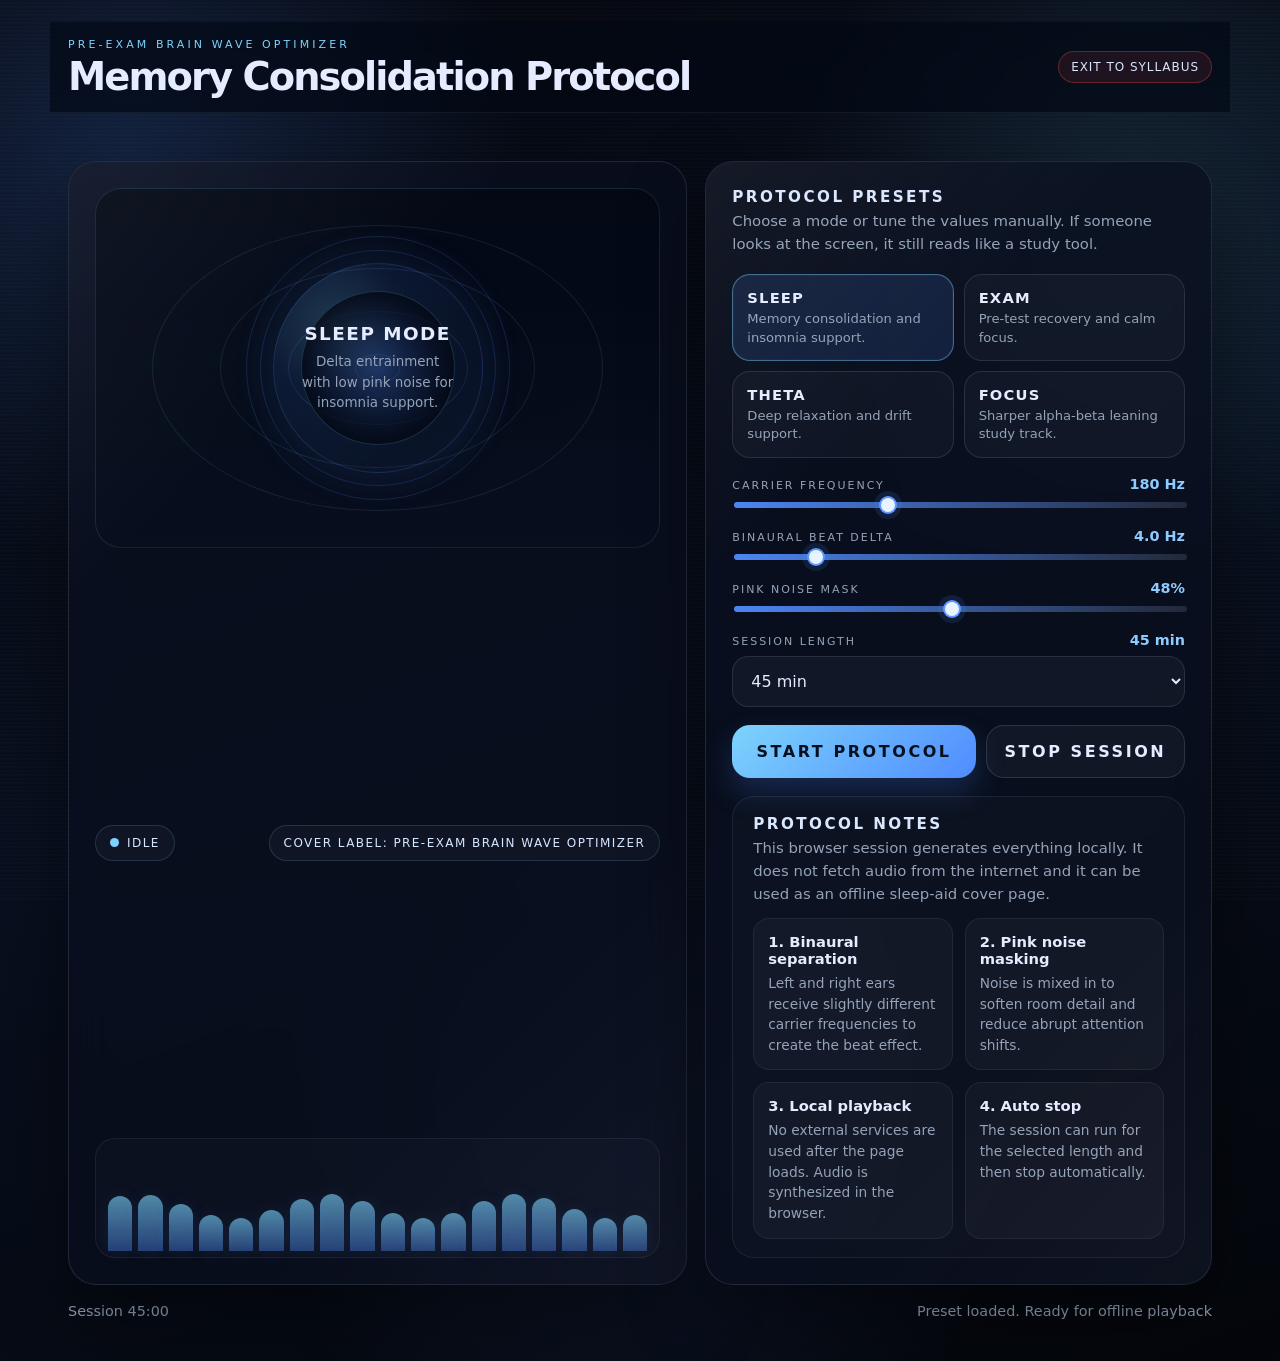
<file: memory_cognitive.html>
<!DOCTYPE html>
<html lang="en" class="dark">
<head>
    <meta charset="utf-8" />
    <meta name="viewport" content="width=device-width, initial-scale=1.0" />
    <title>Memory Consolidation Protocol v3.0</title>
    <style>
        :root {
            --bg: #050816;
            --panel: rgba(9, 15, 30, 0.78);
            --panel-strong: rgba(15, 23, 42, 0.92);
            --stroke: rgba(148, 163, 184, 0.18);
            --stroke-strong: rgba(96, 165, 250, 0.35);
            --text: #e5ecff;
            --muted: #94a3b8;
            --accent: #4f8cff;
            --accent-2: #7dd3fc;
            --danger: #ef4444;
            --shadow: 0 30px 80px rgba(0, 0, 0, 0.45);
        }

        * {
            box-sizing: border-box;
        }

        html, body {
            min-height: 100%;
            margin: 0;
        }

        body {
            font-family: "Segoe UI", Inter, system-ui, -apple-system, BlinkMacSystemFont, sans-serif;
            color: var(--text);
            background:
                radial-gradient(circle at 10% 12%, rgba(79, 140, 255, 0.20), transparent 24%),
                radial-gradient(circle at 88% 16%, rgba(125, 211, 252, 0.12), transparent 22%),
                radial-gradient(circle at 50% 85%, rgba(79, 140, 255, 0.10), transparent 28%),
                linear-gradient(160deg, #04060d 0%, #08101f 48%, #04060b 100%);
            overflow-x: hidden;
        }

        body::before {
            content: "";
            position: fixed;
            inset: 0;
            pointer-events: none;
            background: linear-gradient(to bottom, transparent 50%, rgba(255, 255, 255, 0.022) 50%);
            background-size: 100% 4px;
            mix-blend-mode: screen;
            opacity: 0.5;
        }

        a {
            color: inherit;
            text-decoration: none;
        }

        button,
        input,
        select {
            font: inherit;
        }

        .shell {
            position: relative;
            z-index: 1;
            max-width: 1180px;
            margin: 0 auto;
            padding: 22px 18px 42px;
        }

        .topbar {
            position: sticky;
            top: 0;
            z-index: 20;
            display: flex;
            justify-content: space-between;
            gap: 16px;
            align-items: center;
            padding: 16px 18px;
            margin: 0 -18px 18px;
            backdrop-filter: blur(18px);
            background: rgba(3, 8, 20, 0.66);
            border-bottom: 1px solid rgba(148, 163, 184, 0.10);
        }

        .brand {
            display: flex;
            align-items: center;
            gap: 12px;
        }

        .brand-mark {
            width: 42px;
            height: 42px;
            display: grid;
            place-items: center;
            border-radius: 14px;
            background: linear-gradient(145deg, rgba(79, 140, 255, 0.22), rgba(125, 211, 252, 0.08));
            border: 1px solid rgba(125, 211, 252, 0.22);
            box-shadow: inset 0 0 0 1px rgba(255, 255, 255, 0.02);
        }

        .eyebrow {
            color: var(--accent-2);
            font-size: 11px;
            letter-spacing: 0.28em;
            text-transform: uppercase;
            margin: 0 0 6px;
        }

        .title {
            margin: 0;
            font-size: clamp(1.6rem, 3vw, 2.7rem);
            line-height: 1.02;
            letter-spacing: -0.05em;
        }

        .subcopy {
            margin: 10px 0 0;
            color: var(--muted);
            max-width: 64ch;
            line-height: 1.6;
            font-size: 0.98rem;
        }

        .badge-row {
            display: flex;
            flex-wrap: wrap;
            gap: 8px;
            margin-top: 18px;
        }

        .badge {
            display: inline-flex;
            align-items: center;
            gap: 8px;
            padding: 8px 12px;
            border-radius: 999px;
            border: 1px solid var(--stroke);
            background: rgba(255, 255, 255, 0.03);
            color: #d9e7ff;
            font-size: 12px;
            letter-spacing: 0.08em;
            text-transform: uppercase;
        }

        .badge.hot {
            border-color: rgba(79, 140, 255, 0.30);
            background: rgba(79, 140, 255, 0.10);
        }

        .badge.danger {
            border-color: rgba(239, 68, 68, 0.34);
            background: rgba(239, 68, 68, 0.10);
        }

        .grid {
            display: grid;
            grid-template-columns: 1.1fr 0.9fr;
            gap: 18px;
            margin-top: 22px;
        }

        .panel {
            position: relative;
            overflow: hidden;
            border-radius: 28px;
            border: 1px solid var(--stroke);
            background: var(--panel);
            box-shadow: var(--shadow);
            backdrop-filter: blur(22px);
        }

        .panel::after {
            content: "";
            position: absolute;
            inset: 0;
            pointer-events: none;
            background: linear-gradient(135deg, rgba(255, 255, 255, 0.08), transparent 26%, transparent 74%, rgba(255, 255, 255, 0.04));
            opacity: 0.7;
        }

        .visual-panel {
            min-height: 560px;
            padding: 26px;
            display: grid;
            grid-template-rows: auto 1fr auto;
            gap: 24px;
        }

        .visual-stage {
            position: relative;
            min-height: 360px;
            border-radius: 26px;
            border: 1px solid rgba(125, 211, 252, 0.12);
            background:
                radial-gradient(circle at 50% 50%, rgba(79, 140, 255, 0.12), transparent 42%),
                linear-gradient(180deg, rgba(3, 8, 20, 0.80), rgba(8, 15, 30, 0.64));
            overflow: hidden;
            display: grid;
            place-items: center;
        }

        .ring {
            position: absolute;
            inset: 10%;
            border-radius: 50%;
            border: 1px solid rgba(125, 211, 252, 0.11);
        }

        .ring.r2 { inset: 22%; }
        .ring.r3 { inset: 34%; }
        .ring.r4 { inset: 46%; }

        .orb {
            position: relative;
            width: min(38vw, 210px);
            aspect-ratio: 1;
            display: grid;
            place-items: center;
            border-radius: 50%;
            background: radial-gradient(circle at 30% 30%, rgba(125, 211, 252, 0.20), rgba(79, 140, 255, 0.05) 35%, rgba(8, 15, 30, 0.12) 68%);
            border: 1px solid rgba(79, 140, 255, 0.22);
            box-shadow: inset 0 0 60px rgba(79, 140, 255, 0.08), 0 0 50px rgba(79, 140, 255, 0.08);
        }

        .orb::before,
        .orb::after {
            content: "";
            position: absolute;
            inset: -14px;
            border-radius: 50%;
            border: 1px solid rgba(79, 140, 255, 0.18);
            animation: pulse 3s infinite ease-out;
        }

        .orb::after {
            inset: -28px;
            animation-delay: 0.9s;
        }

        .orb-core {
            width: 74%;
            height: 74%;
            border-radius: 50%;
            display: grid;
            place-items: center;
            text-align: center;
            background: radial-gradient(circle, rgba(79, 140, 255, 0.18), rgba(3, 8, 20, 0.78) 70%);
            border: 1px solid rgba(125, 211, 252, 0.18);
        }

        .orb-core h2 {
            margin: 0;
            font-size: 1.15rem;
            letter-spacing: 0.08em;
            text-transform: uppercase;
        }

        .orb-core p {
            margin: 8px 0 0;
            color: var(--muted);
            font-size: 0.84rem;
            line-height: 1.5;
            max-width: 20ch;
        }

        .visual-meta {
            display: flex;
            flex-wrap: wrap;
            justify-content: space-between;
            gap: 10px;
            align-items: center;
        }

        .status-pill {
            display: inline-flex;
            align-items: center;
            gap: 8px;
            padding: 10px 14px;
            border-radius: 999px;
            border: 1px solid rgba(125, 211, 252, 0.16);
            background: rgba(255, 255, 255, 0.03);
            color: #d7e7ff;
            font-size: 12px;
            text-transform: uppercase;
            letter-spacing: 0.12em;
        }

        .status-dot {
            width: 9px;
            height: 9px;
            border-radius: 50%;
            background: #7dd3fc;
            box-shadow: 0 0 0 0 rgba(125, 211, 252, 0.30);
        }

        .status-dot.running {
            animation: pulse 1.8s infinite ease-out;
        }

        .meter {
            display: grid;
            grid-template-columns: repeat(18, 1fr);
            gap: 6px;
            align-items: end;
            min-height: 120px;
            padding: 12px 12px 6px;
            border-radius: 20px;
            border: 1px solid rgba(148, 163, 184, 0.10);
            background: rgba(255, 255, 255, 0.02);
        }

        .meter span {
            display: block;
            height: 16px;
            border-radius: 999px 999px 12px 12px;
            background: linear-gradient(180deg, rgba(125, 211, 252, 0.95), rgba(79, 140, 255, 0.60));
            box-shadow: 0 0 18px rgba(79, 140, 255, 0.15);
            transform-origin: bottom center;
            transition: height 90ms linear;
        }

        .controls-panel {
            padding: 26px;
            display: grid;
            gap: 18px;
            align-content: start;
        }

        .section-title {
            margin: 0 0 4px;
            font-size: 0.95rem;
            text-transform: uppercase;
            letter-spacing: 0.16em;
            color: #d9e7ff;
        }

        .section-copy {
            margin: 0;
            color: var(--muted);
            line-height: 1.55;
            font-size: 0.93rem;
        }

        .preset-row {
            display: grid;
            grid-template-columns: repeat(2, minmax(0, 1fr));
            gap: 10px;
        }

        .preset {
            border: 1px solid rgba(148, 163, 184, 0.18);
            background: rgba(255, 255, 255, 0.03);
            color: var(--text);
            padding: 14px 14px 13px;
            border-radius: 18px;
            cursor: pointer;
            text-align: left;
            transition: transform 150ms ease, border-color 150ms ease, background 150ms ease;
        }

        .preset strong {
            display: block;
            font-size: 0.92rem;
            letter-spacing: 0.08em;
            text-transform: uppercase;
        }

        .preset span {
            display: block;
            margin-top: 4px;
            color: var(--muted);
            font-size: 0.82rem;
            line-height: 1.4;
        }

        .preset:hover {
            transform: translateY(-1px);
            border-color: rgba(125, 211, 252, 0.30);
            background: rgba(79, 140, 255, 0.09);
        }

        .preset.active {
            border-color: rgba(125, 211, 252, 0.42);
            background: rgba(79, 140, 255, 0.14);
            box-shadow: inset 0 0 0 1px rgba(255, 255, 255, 0.03);
        }

        .field {
            display: grid;
            gap: 8px;
        }

        .field-head {
            display: flex;
            justify-content: space-between;
            align-items: baseline;
            gap: 10px;
        }

        .field label {
            font-size: 11px;
            letter-spacing: 0.18em;
            text-transform: uppercase;
            color: var(--muted);
        }

        .field output {
            color: #8ecbff;
            font-size: 0.9rem;
            font-weight: 700;
        }

        .field input[type="range"] {
            width: 100%;
            appearance: none;
            height: 6px;
            border-radius: 999px;
            background: linear-gradient(90deg, rgba(79, 140, 255, 0.95), rgba(148, 163, 184, 0.18));
            outline: none;
        }

        .field input[type="range"]::-webkit-slider-thumb {
            appearance: none;
            width: 18px;
            height: 18px;
            border-radius: 50%;
            background: #e7f3ff;
            border: 2px solid rgba(79, 140, 255, 0.90);
            box-shadow: 0 0 0 5px rgba(79, 140, 255, 0.12);
            cursor: pointer;
        }

        .field select {
            width: 100%;
            border-radius: 16px;
            border: 1px solid rgba(148, 163, 184, 0.18);
            background: rgba(255, 255, 255, 0.04);
            color: var(--text);
            padding: 14px 14px;
            outline: none;
        }

        .actions {
            display: grid;
            grid-template-columns: 1.1fr 0.9fr;
            gap: 10px;
        }

        .action-btn {
            border: 0;
            border-radius: 18px;
            padding: 16px 16px;
            cursor: pointer;
            font-weight: 700;
            letter-spacing: 0.16em;
            text-transform: uppercase;
            transition: transform 150ms ease, filter 150ms ease, opacity 150ms ease;
        }

        .action-btn:hover {
            transform: translateY(-1px);
        }

        .action-btn.primary {
            color: #04101f;
            background: linear-gradient(135deg, #7dd3fc, #4f8cff);
            box-shadow: 0 14px 30px rgba(79, 140, 255, 0.22);
        }

        .action-btn.secondary {
            color: var(--text);
            background: rgba(255, 255, 255, 0.04);
            border: 1px solid rgba(148, 163, 184, 0.20);
        }

        .note-card {
            display: grid;
            gap: 12px;
            padding: 18px 20px;
            border-radius: 22px;
            border: 1px solid rgba(148, 163, 184, 0.12);
            background: rgba(255, 255, 255, 0.02);
        }

        .note-grid {
            display: grid;
            grid-template-columns: repeat(2, minmax(0, 1fr));
            gap: 12px;
        }

        .mini {
            padding: 14px;
            border-radius: 16px;
            background: rgba(255, 255, 255, 0.03);
            border: 1px solid rgba(148, 163, 184, 0.10);
        }

        .mini strong {
            display: block;
            font-size: 0.92rem;
            margin-bottom: 6px;
        }

        .mini span {
            color: var(--muted);
            font-size: 0.86rem;
            line-height: 1.5;
        }

        .footer {
            display: flex;
            flex-wrap: wrap;
            justify-content: space-between;
            gap: 10px;
            align-items: center;
            margin-top: 18px;
            color: var(--muted);
            font-size: 0.9rem;
        }

        .hidden-live {
            position: absolute;
            width: 1px;
            height: 1px;
            margin: -1px;
            border: 0;
            padding: 0;
            clip: rect(0 0 0 0);
            overflow: hidden;
            white-space: nowrap;
        }

        @keyframes pulse {
            0% { transform: scale(0.96); opacity: 0.7; }
            70% { transform: scale(1.03); opacity: 0; }
            100% { transform: scale(1.03); opacity: 0; }
        }

        @media (max-width: 960px) {
            .grid {
                grid-template-columns: 1fr;
            }

            .visual-panel {
                min-height: auto;
            }
        }

        @media (max-width: 640px) {
            .topbar {
                flex-direction: column;
                align-items: flex-start;
            }

            .preset-row,
            .actions,
            .note-grid {
                grid-template-columns: 1fr;
            }

            .shell {
                padding-inline: 14px;
            }

            .topbar {
                margin-inline: -14px;
                padding-inline: 14px;
            }
        }
    </style>
</head>
<body>
    <main class="shell">
        <header class="topbar">
            <div class="brand">
                <div>
                    <div class="eyebrow">Pre-Exam Brain Wave Optimizer</div>
                    <h1 class="title">Memory Consolidation Protocol</h1>
                </div>
            </div>
            <a class="badge danger" href="index.html">Exit to Syllabus</a>
        </header>

        <section aria-hidden="true" style="height: 8px;"></section>

        <section class="grid">
            <div class="panel visual-panel">
                <div class="visual-stage">
                    <div class="ring"></div>
                    <div class="ring r2"></div>
                    <div class="ring r3"></div>
                    <div class="ring r4"></div>
                    <div class="orb">
                        <div class="orb-core">
                            <div>
                                <h2 id="modeLabel">Sleep Mode</h2>
                                <p id="modeCopy">Delta entrainment with low pink noise for insomnia support.</p>
                            </div>
                        </div>
                    </div>
                </div>

                <div class="visual-meta">
                    <span class="status-pill"><span id="statusDot" class="status-dot"></span><span id="statusText">Idle</span></span>
                    <span class="status-pill" id="coverLabel">Cover Label: Pre-Exam Brain Wave Optimizer</span>
                </div>

                <div class="meter" id="meterBars" aria-label="Audio level visualizer"></div>
            </div>

            <div class="panel controls-panel">
                <div>
                    <h2 class="section-title">Protocol Presets</h2>
                    <p class="section-copy">Choose a mode or tune the values manually. If someone looks at the screen, it still reads like a study tool.</p>
                </div>

                <div class="preset-row" id="presetRow">
                    <button class="preset active" type="button" data-preset="sleep">
                        <strong>Sleep</strong>
                        <span>Memory consolidation and insomnia support.</span>
                    </button>
                    <button class="preset" type="button" data-preset="exam">
                        <strong>Exam</strong>
                        <span>Pre-test recovery and calm focus.</span>
                    </button>
                    <button class="preset" type="button" data-preset="theta">
                        <strong>Theta</strong>
                        <span>Deep relaxation and drift support.</span>
                    </button>
                    <button class="preset" type="button" data-preset="focus">
                        <strong>Focus</strong>
                        <span>Sharper alpha-beta leaning study track.</span>
                    </button>
                </div>

                <div class="field">
                    <div class="field-head">
                        <label for="carrier">Carrier Frequency</label>
                        <output id="carrierOut">180 Hz</output>
                    </div>
                    <input id="carrier" type="range" min="120" max="300" step="1" value="180" />
                </div>

                <div class="field">
                    <div class="field-head">
                        <label for="beat">Binaural Beat Delta</label>
                        <output id="beatOut">4.0 Hz</output>
                    </div>
                    <input id="beat" type="range" min="2" max="14" step="0.1" value="4" />
                </div>

                <div class="field">
                    <div class="field-head">
                        <label for="noise">Pink Noise Mask</label>
                        <output id="noiseOut">48%</output>
                    </div>
                    <input id="noise" type="range" min="0" max="100" step="1" value="48" />
                </div>

                <div class="field">
                    <div class="field-head">
                        <label for="duration">Session Length</label>
                        <output id="durationOut">45 min</output>
                    </div>
                    <select id="duration">
                        <option value="15">15 min</option>
                        <option value="25">25 min</option>
                        <option value="30">30 min</option>
                        <option value="45" selected>45 min</option>
                        <option value="60">60 min</option>
                    </select>
                </div>

                <div class="actions">
                    <button class="action-btn primary" id="startBtn" type="button">Start Protocol</button>
                    <button class="action-btn secondary" id="stopBtn" type="button">Stop Session</button>
                </div>

                <div class="note-card">
                    <div>
                        <h2 class="section-title">Protocol Notes</h2>
                        <p class="section-copy">This browser session generates everything locally. It does not fetch audio from the internet and it can be used as an offline sleep-aid cover page.</p>
                    </div>
                    <div class="note-grid">
                        <div class="mini">
                            <strong>1. Binaural separation</strong>
                            <span>Left and right ears receive slightly different carrier frequencies to create the beat effect.</span>
                        </div>
                        <div class="mini">
                            <strong>2. Pink noise masking</strong>
                            <span>Noise is mixed in to soften room detail and reduce abrupt attention shifts.</span>
                        </div>
                        <div class="mini">
                            <strong>3. Local playback</strong>
                            <span>No external services are used after the page loads. Audio is synthesized in the browser.</span>
                        </div>
                        <div class="mini">
                            <strong>4. Auto stop</strong>
                            <span>The session can run for the selected length and then stop automatically.</span>
                        </div>
                    </div>
                </div>
            </div>
        </section>

        <div class="footer">
            <span id="timerText">Session 45:00</span>
            <span id="detailText">Ready for offline playback</span>
        </div>
    </main>

    <div class="hidden-live" aria-live="polite" id="srStatus">Ready for offline playback</div>

    <script>
        const PRESETS = {
            sleep: {
                title: "Sleep Mode",
                cover: "Pre-Exam Brain Wave Optimizer",
                copy: "Delta entrainment with low pink noise for insomnia support.",
                carrier: 180,
                beat: 4.0,
                noise: 48,
                duration: 45
            },
            exam: {
                title: "Exam Recovery",
                cover: "Pre-Exam Brain Wave Optimizer",
                copy: "Calm beta reduction for pre-test reset and recovery.",
                carrier: 200,
                beat: 6.0,
                noise: 36,
                duration: 25
            },
            theta: {
                title: "Theta Drift",
                cover: "Memory Consolidation Protocol",
                copy: "Soft theta leaning audio for deep relaxation.",
                carrier: 190,
                beat: 5.0,
                noise: 42,
                duration: 45
            },
            focus: {
                title: "Focus Gate",
                cover: "Pre-Exam Brain Wave Optimizer",
                copy: "Sharper listening support for light study or review.",
                carrier: 240,
                beat: 12.0,
                noise: 24,
                duration: 25
            }
        };

        const state = {
            audioContext: null,
            analyser: null,
            masterGain: null,
            toneGain: null,
            noiseGain: null,
            leftOsc: null,
            rightOsc: null,
            noiseNode: null,
            noiseBuffer: null,
            running: false,
            durationSeconds: 45 * 60,
            deadline: 0,
            tickTimer: null,
            frameId: null,
            bins: null,
            preset: "sleep"
        };

        const meterBars = document.getElementById("meterBars");
        const presetButtons = Array.from(document.querySelectorAll(".preset"));
        const carrier = document.getElementById("carrier");
        const beat = document.getElementById("beat");
        const noise = document.getElementById("noise");
        const duration = document.getElementById("duration");
        const carrierOut = document.getElementById("carrierOut");
        const beatOut = document.getElementById("beatOut");
        const noiseOut = document.getElementById("noiseOut");
        const durationOut = document.getElementById("durationOut");
        const timerText = document.getElementById("timerText");
        const detailText = document.getElementById("detailText");
        const srStatus = document.getElementById("srStatus");
        const statusText = document.getElementById("statusText");
        const statusDot = document.getElementById("statusDot");
        const modeLabel = document.getElementById("modeLabel");
        const modeCopy = document.getElementById("modeCopy");
        const coverLabel = document.getElementById("coverLabel");
        const startBtn = document.getElementById("startBtn");
        const stopBtn = document.getElementById("stopBtn");

        for (let index = 0; index < 18; index += 1) {
            const bar = document.createElement("span");
            bar.style.height = `${14 + (index % 5) * 4}px`;
            meterBars.appendChild(bar);
        }

        function formatTime(seconds) {
            const safeSeconds = Math.max(0, seconds);
            const minutes = Math.floor(safeSeconds / 60);
            const rest = String(safeSeconds % 60).padStart(2, "0");
            return `${minutes}:${rest}`;
        }

        function setMessage(message) {
            detailText.textContent = message;
            srStatus.textContent = message;
        }

        function updateCounters() {
            carrierOut.textContent = `${Number(carrier.value).toFixed(0)} Hz`;
            beatOut.textContent = `${Number(beat.value).toFixed(1)} Hz`;
            noiseOut.textContent = `${Number(noise.value).toFixed(0)}%`;
            durationOut.textContent = `${duration.value} min`;
            timerText.textContent = state.running
                ? `Session ${formatTime(Math.max(0, Math.ceil((state.deadline - Date.now()) / 1000)))}`
                : `Session ${duration.value}:00`;
        }

        function applyPreset(name) {
            const preset = PRESETS[name];
            if (!preset) {
                return;
            }

            state.preset = name;
            carrier.value = preset.carrier;
            beat.value = preset.beat;
            noise.value = preset.noise;
            duration.value = String(preset.duration);
            modeLabel.textContent = preset.title;
            modeCopy.textContent = preset.copy;
            coverLabel.textContent = `Cover Label: ${preset.cover}`;

            presetButtons.forEach((button) => {
                button.classList.toggle("active", button.dataset.preset === name);
            });

            updateCounters();
            if (!state.running) {
                setMessage("Preset loaded. Ready for offline playback");
            }
        }

        function createPinkNoiseBuffer(context, seconds = 4) {
            const sampleRate = context.sampleRate;
            const frameCount = sampleRate * seconds;
            const buffer = context.createBuffer(2, frameCount, sampleRate);

            for (let channel = 0; channel < 2; channel += 1) {
                const data = buffer.getChannelData(channel);
                let b0 = 0;
                let b1 = 0;
                let b2 = 0;
                let b3 = 0;
                let b4 = 0;
                let b5 = 0;
                let b6 = 0;

                for (let i = 0; i < frameCount; i += 1) {
                    const white = Math.random() * 2 - 1;
                    b0 = 0.99886 * b0 + white * 0.0555179;
                    b1 = 0.99332 * b1 + white * 0.0750759;
                    b2 = 0.96900 * b2 + white * 0.1538520;
                    b3 = 0.86650 * b3 + white * 0.3104856;
                    b4 = 0.55000 * b4 + white * 0.5329522;
                    b5 = -0.7616 * b5 - white * 0.0168980;
                    const pink = b0 + b1 + b2 + b3 + b4 + b5 + b6 + white * 0.5362;
                    b6 = white * 0.115926;
                    data[i] = pink * 0.11;
                }
            }

            return buffer;
        }

        async function buildGraph() {
            const AudioCtor = window.AudioContext || window.webkitAudioContext;
            if (!AudioCtor) {
                throw new Error("Web Audio API is not available in this browser.");
            }

            state.audioContext = new AudioCtor();
            state.analyser = state.audioContext.createAnalyser();
            state.analyser.fftSize = 256;
            state.bins = new Uint8Array(state.analyser.frequencyBinCount);

            state.masterGain = state.audioContext.createGain();
            state.masterGain.gain.value = 0.68;

            state.toneGain = state.audioContext.createGain();
            state.noiseGain = state.audioContext.createGain();

            const leftPanner = new StereoPannerNode(state.audioContext, { pan: -1 });
            const rightPanner = new StereoPannerNode(state.audioContext, { pan: 1 });

            state.leftOsc = state.audioContext.createOscillator();
            state.rightOsc = state.audioContext.createOscillator();
            state.leftOsc.type = "sine";
            state.rightOsc.type = "sine";

            state.noiseNode = state.audioContext.createBufferSource();
            state.noiseBuffer = createPinkNoiseBuffer(state.audioContext, 4);
            state.noiseNode.buffer = state.noiseBuffer;
            state.noiseNode.loop = true;

            const noiseFilter = state.audioContext.createBiquadFilter();
            noiseFilter.type = "lowpass";
            noiseFilter.frequency.value = 8500;
            noiseFilter.Q.value = 0.7;

            state.leftOsc.connect(state.toneGain);
            state.rightOsc.connect(state.toneGain);
            state.toneGain.connect(leftPanner);
            state.toneGain.connect(rightPanner);
            leftPanner.connect(state.masterGain);
            rightPanner.connect(state.masterGain);

            state.noiseNode.connect(noiseFilter);
            noiseFilter.connect(state.noiseGain);
            state.noiseGain.connect(state.masterGain);

            state.masterGain.connect(state.analyser);
            state.analyser.connect(state.audioContext.destination);
        }

        function updateFrequencies() {
            if (!state.audioContext || !state.leftOsc || !state.rightOsc) {
                return;
            }

            const center = Number(carrier.value);
            const delta = Number(beat.value) / 2;
            const left = Math.max(40, center - delta);
            const right = Math.max(40, center + delta);

            state.leftOsc.frequency.setTargetAtTime(left, state.audioContext.currentTime, 0.01);
            state.rightOsc.frequency.setTargetAtTime(right, state.audioContext.currentTime, 0.01);
            state.toneGain.gain.setTargetAtTime(0.18, state.audioContext.currentTime, 0.02);
            state.noiseGain.gain.setTargetAtTime(Number(noise.value) / 100 * 0.22, state.audioContext.currentTime, 0.02);
            state.masterGain.gain.setTargetAtTime(0.72, state.audioContext.currentTime, 0.02);
        }

        function tickTimer() {
            const remaining = Math.max(0, Math.ceil((state.deadline - Date.now()) / 1000));
            timerText.textContent = `Session ${formatTime(remaining)}`;

            if (remaining <= 0) {
                stopSession(true);
            }
        }

        function animateMeter() {
            const bars = Array.from(meterBars.children);

            if (state.analyser && state.bins) {
                state.analyser.getByteFrequencyData(state.bins);
            }

            bars.forEach((bar, index) => {
                const base = state.bins ? state.bins[(index * 3) % state.bins.length] : 48;
                const wandering = 18 + Math.sin((Date.now() / 300) + index) * 12;
                const level = Math.max(10, Math.min(100, (base * 0.55) + wandering + (state.running ? 10 : 0)));
                bar.style.height = `${level}px`;
                bar.style.opacity = state.running ? "1" : "0.65";
            });

            state.frameId = window.requestAnimationFrame(animateMeter);
        }

        async function startSession() {
            if (state.running) {
                return;
            }

            try {
                if (!state.audioContext) {
                    await buildGraph();
                }

                if (state.audioContext.state === "suspended") {
                    await state.audioContext.resume();
                }

                updateFrequencies();
                state.leftOsc.start();
                state.rightOsc.start();
                state.noiseNode.start();

                state.durationSeconds = Number(duration.value) * 60;
                state.deadline = Date.now() + (state.durationSeconds * 1000);
                state.running = true;

                startBtn.textContent = "Session Running";
                statusDot.classList.add("running");
                statusText.textContent = "Running";
                setMessage("Offline audio active. Session running locally.");
                updateCounters();

                state.tickTimer = window.setInterval(tickTimer, 1000);
                tickTimer();
            } catch (error) {
                console.error(error);
                setMessage("Audio could not start in this browser.");
                statusText.textContent = "Audio unavailable";
            }
        }

        async function stopSession(auto = false) {
            if (!state.audioContext && !state.running) {
                return;
            }

            state.running = false;
            window.clearInterval(state.tickTimer);
            state.tickTimer = null;

            statusDot.classList.remove("running");
            statusText.textContent = auto ? "Session complete" : "Idle";
            startBtn.textContent = "Start Protocol";

            try {
                if (state.leftOsc) state.leftOsc.stop();
            } catch (error) {}
            try {
                if (state.rightOsc) state.rightOsc.stop();
            } catch (error) {}
            try {
                if (state.noiseNode) state.noiseNode.stop();
            } catch (error) {}

            if (state.audioContext) {
                try {
                    await state.audioContext.close();
                } catch (error) {}
            }

            state.audioContext = null;
            state.analyser = null;
            state.masterGain = null;
            state.toneGain = null;
            state.noiseGain = null;
            state.leftOsc = null;
            state.rightOsc = null;
            state.noiseNode = null;
            state.noiseBuffer = null;
            state.bins = null;

            updateCounters();
            setMessage(auto ? "Session finished. Ready for a new offline cycle." : "Session stopped. Ready for a new offline cycle.");
        }

        function syncPresetFromControls() {
            const current = Object.entries(PRESETS).find(([, preset]) =>
                Number(carrier.value) === preset.carrier &&
                Number(beat.value).toFixed(1) === Number(preset.beat).toFixed(1) &&
                Number(noise.value) === preset.noise &&
                Number(duration.value) === preset.duration
            );

            if (current) {
                state.preset = current[0];
                presetButtons.forEach((button) => {
                    button.classList.toggle("active", button.dataset.preset === current[0]);
                });
                modeLabel.textContent = PRESETS[current[0]].title;
                modeCopy.textContent = PRESETS[current[0]].copy;
                coverLabel.textContent = `Cover Label: ${PRESETS[current[0]].cover}`;
            } else {
                presetButtons.forEach((button) => button.classList.remove("active"));
                modeLabel.textContent = "Custom Mode";
                modeCopy.textContent = "Manually tuned carrier, beat delta, and noise mask.";
                coverLabel.textContent = "Cover Label: Pre-Exam Brain Wave Optimizer";
            }
        }

        presetButtons.forEach((button) => {
            button.addEventListener("click", () => applyPreset(button.dataset.preset));
        });

        [carrier, beat, noise, duration].forEach((input) => {
            input.addEventListener("input", () => {
                updateCounters();
                syncPresetFromControls();

                if (state.audioContext) {
                    updateFrequencies();
                }
            });
        });

        startBtn.addEventListener("click", startSession);
        stopBtn.addEventListener("click", () => stopSession(false));

        applyPreset("sleep");
        updateCounters();
        animateMeter();
    </script>
</body>
</html>
</file>
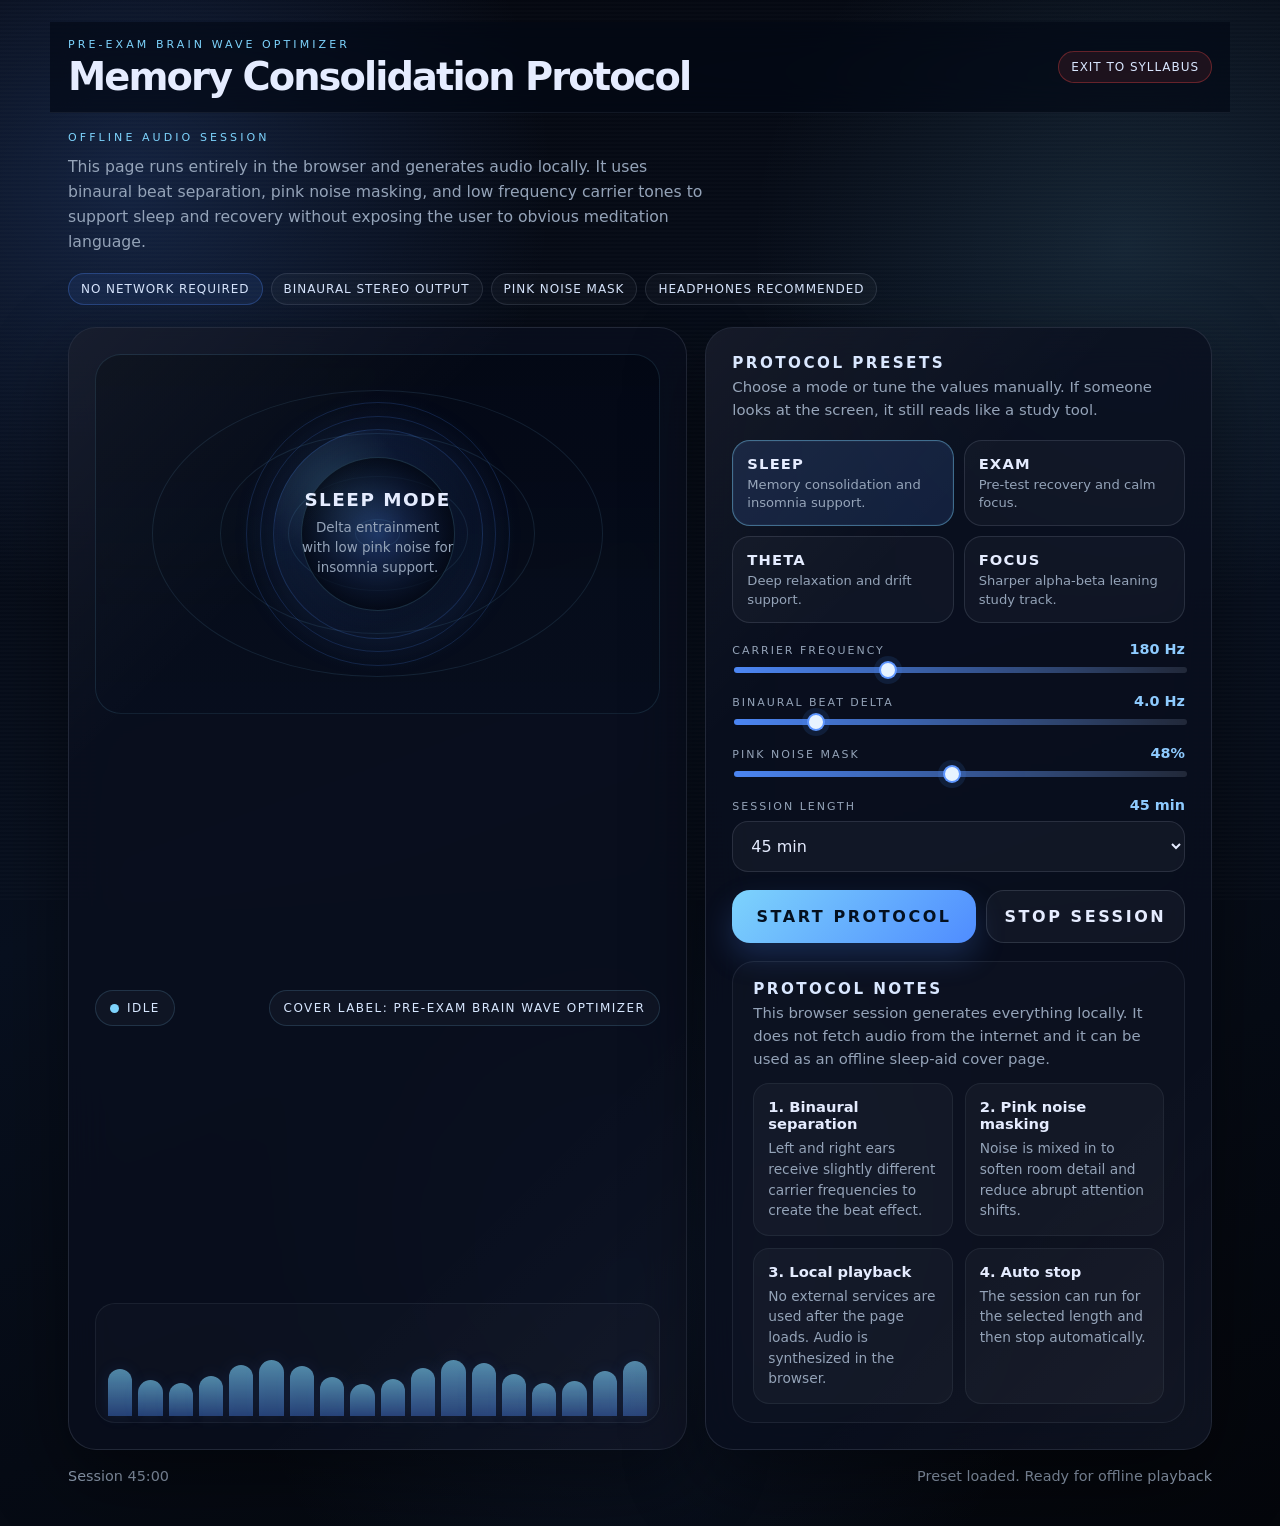
<file: references/memory_cognitive.html>
<!DOCTYPE html>
<html lang="en" class="dark">
<head>
    <meta charset="utf-8" />
    <meta name="viewport" content="width=device-width, initial-scale=1.0" />
    <title>Memory Consolidation Protocol v3.0</title>
    <style>
        :root {
            --bg: #050816;
            --panel: rgba(9, 15, 30, 0.78);
            --panel-strong: rgba(15, 23, 42, 0.92);
            --stroke: rgba(148, 163, 184, 0.18);
            --stroke-strong: rgba(96, 165, 250, 0.35);
            --text: #e5ecff;
            --muted: #94a3b8;
            --accent: #4f8cff;
            --accent-2: #7dd3fc;
            --danger: #ef4444;
            --shadow: 0 30px 80px rgba(0, 0, 0, 0.45);
        }

        * {
            box-sizing: border-box;
        }

        html, body {
            min-height: 100%;
            margin: 0;
        }

        body {
            font-family: "Segoe UI", Inter, system-ui, -apple-system, BlinkMacSystemFont, sans-serif;
            color: var(--text);
            background:
                radial-gradient(circle at 10% 12%, rgba(79, 140, 255, 0.20), transparent 24%),
                radial-gradient(circle at 88% 16%, rgba(125, 211, 252, 0.12), transparent 22%),
                radial-gradient(circle at 50% 85%, rgba(79, 140, 255, 0.10), transparent 28%),
                linear-gradient(160deg, #04060d 0%, #08101f 48%, #04060b 100%);
            overflow-x: hidden;
        }

        body::before {
            content: "";
            position: fixed;
            inset: 0;
            pointer-events: none;
            background: linear-gradient(to bottom, transparent 50%, rgba(255, 255, 255, 0.022) 50%);
            background-size: 100% 4px;
            mix-blend-mode: screen;
            opacity: 0.5;
        }

        a {
            color: inherit;
            text-decoration: none;
        }

        button,
        input,
        select {
            font: inherit;
        }

        .shell {
            position: relative;
            z-index: 1;
            max-width: 1180px;
            margin: 0 auto;
            padding: 22px 18px 42px;
        }

        .topbar {
            position: sticky;
            top: 0;
            z-index: 20;
            display: flex;
            justify-content: space-between;
            gap: 16px;
            align-items: center;
            padding: 16px 18px;
            margin: 0 -18px 18px;
            backdrop-filter: blur(18px);
            background: rgba(3, 8, 20, 0.66);
            border-bottom: 1px solid rgba(148, 163, 184, 0.10);
        }

        .brand {
            display: flex;
            align-items: center;
            gap: 12px;
        }

        .brand-mark {
            width: 42px;
            height: 42px;
            display: grid;
            place-items: center;
            border-radius: 14px;
            background: linear-gradient(145deg, rgba(79, 140, 255, 0.22), rgba(125, 211, 252, 0.08));
            border: 1px solid rgba(125, 211, 252, 0.22);
            box-shadow: inset 0 0 0 1px rgba(255, 255, 255, 0.02);
        }

        .eyebrow {
            color: var(--accent-2);
            font-size: 11px;
            letter-spacing: 0.28em;
            text-transform: uppercase;
            margin: 0 0 6px;
        }

        .title {
            margin: 0;
            font-size: clamp(1.6rem, 3vw, 2.7rem);
            line-height: 1.02;
            letter-spacing: -0.05em;
        }

        .subcopy {
            margin: 10px 0 0;
            color: var(--muted);
            max-width: 64ch;
            line-height: 1.6;
            font-size: 0.98rem;
        }

        .badge-row {
            display: flex;
            flex-wrap: wrap;
            gap: 8px;
            margin-top: 18px;
        }

        .badge {
            display: inline-flex;
            align-items: center;
            gap: 8px;
            padding: 8px 12px;
            border-radius: 999px;
            border: 1px solid var(--stroke);
            background: rgba(255, 255, 255, 0.03);
            color: #d9e7ff;
            font-size: 12px;
            letter-spacing: 0.08em;
            text-transform: uppercase;
        }

        .badge.hot {
            border-color: rgba(79, 140, 255, 0.30);
            background: rgba(79, 140, 255, 0.10);
        }

        .badge.danger {
            border-color: rgba(239, 68, 68, 0.34);
            background: rgba(239, 68, 68, 0.10);
        }

        .grid {
            display: grid;
            grid-template-columns: 1.1fr 0.9fr;
            gap: 18px;
            margin-top: 22px;
        }

        .panel {
            position: relative;
            overflow: hidden;
            border-radius: 28px;
            border: 1px solid var(--stroke);
            background: var(--panel);
            box-shadow: var(--shadow);
            backdrop-filter: blur(22px);
        }

        .panel::after {
            content: "";
            position: absolute;
            inset: 0;
            pointer-events: none;
            background: linear-gradient(135deg, rgba(255, 255, 255, 0.08), transparent 26%, transparent 74%, rgba(255, 255, 255, 0.04));
            opacity: 0.7;
        }

        .visual-panel {
            min-height: 560px;
            padding: 26px;
            display: grid;
            grid-template-rows: auto 1fr auto;
            gap: 24px;
        }

        .visual-stage {
            position: relative;
            min-height: 360px;
            border-radius: 26px;
            border: 1px solid rgba(125, 211, 252, 0.12);
            background:
                radial-gradient(circle at 50% 50%, rgba(79, 140, 255, 0.12), transparent 42%),
                linear-gradient(180deg, rgba(3, 8, 20, 0.80), rgba(8, 15, 30, 0.64));
            overflow: hidden;
            display: grid;
            place-items: center;
        }

        .ring {
            position: absolute;
            inset: 10%;
            border-radius: 50%;
            border: 1px solid rgba(125, 211, 252, 0.11);
        }

        .ring.r2 { inset: 22%; }
        .ring.r3 { inset: 34%; }
        .ring.r4 { inset: 46%; }

        .orb {
            position: relative;
            width: min(38vw, 210px);
            aspect-ratio: 1;
            display: grid;
            place-items: center;
            border-radius: 50%;
            background: radial-gradient(circle at 30% 30%, rgba(125, 211, 252, 0.20), rgba(79, 140, 255, 0.05) 35%, rgba(8, 15, 30, 0.12) 68%);
            border: 1px solid rgba(79, 140, 255, 0.22);
            box-shadow: inset 0 0 60px rgba(79, 140, 255, 0.08), 0 0 50px rgba(79, 140, 255, 0.08);
        }

        .orb::before,
        .orb::after {
            content: "";
            position: absolute;
            inset: -14px;
            border-radius: 50%;
            border: 1px solid rgba(79, 140, 255, 0.18);
            animation: pulse 3s infinite ease-out;
        }

        .orb::after {
            inset: -28px;
            animation-delay: 0.9s;
        }

        .orb-core {
            width: 74%;
            height: 74%;
            border-radius: 50%;
            display: grid;
            place-items: center;
            text-align: center;
            background: radial-gradient(circle, rgba(79, 140, 255, 0.18), rgba(3, 8, 20, 0.78) 70%);
            border: 1px solid rgba(125, 211, 252, 0.18);
        }

        .orb-core h2 {
            margin: 0;
            font-size: 1.15rem;
            letter-spacing: 0.08em;
            text-transform: uppercase;
        }

        .orb-core p {
            margin: 8px 0 0;
            color: var(--muted);
            font-size: 0.84rem;
            line-height: 1.5;
            max-width: 20ch;
        }

        .visual-meta {
            display: flex;
            flex-wrap: wrap;
            justify-content: space-between;
            gap: 10px;
            align-items: center;
        }

        .status-pill {
            display: inline-flex;
            align-items: center;
            gap: 8px;
            padding: 10px 14px;
            border-radius: 999px;
            border: 1px solid rgba(125, 211, 252, 0.16);
            background: rgba(255, 255, 255, 0.03);
            color: #d7e7ff;
            font-size: 12px;
            text-transform: uppercase;
            letter-spacing: 0.12em;
        }

        .status-dot {
            width: 9px;
            height: 9px;
            border-radius: 50%;
            background: #7dd3fc;
            box-shadow: 0 0 0 0 rgba(125, 211, 252, 0.30);
        }

        .status-dot.running {
            animation: pulse 1.8s infinite ease-out;
        }

        .meter {
            display: grid;
            grid-template-columns: repeat(18, 1fr);
            gap: 6px;
            align-items: end;
            min-height: 120px;
            padding: 12px 12px 6px;
            border-radius: 20px;
            border: 1px solid rgba(148, 163, 184, 0.10);
            background: rgba(255, 255, 255, 0.02);
        }

        .meter span {
            display: block;
            height: 16px;
            border-radius: 999px 999px 12px 12px;
            background: linear-gradient(180deg, rgba(125, 211, 252, 0.95), rgba(79, 140, 255, 0.60));
            box-shadow: 0 0 18px rgba(79, 140, 255, 0.15);
            transform-origin: bottom center;
            transition: height 90ms linear;
        }

        .controls-panel {
            padding: 26px;
            display: grid;
            gap: 18px;
            align-content: start;
        }

        .section-title {
            margin: 0 0 4px;
            font-size: 0.95rem;
            text-transform: uppercase;
            letter-spacing: 0.16em;
            color: #d9e7ff;
        }

        .section-copy {
            margin: 0;
            color: var(--muted);
            line-height: 1.55;
            font-size: 0.93rem;
        }

        .preset-row {
            display: grid;
            grid-template-columns: repeat(2, minmax(0, 1fr));
            gap: 10px;
        }

        .preset {
            border: 1px solid rgba(148, 163, 184, 0.18);
            background: rgba(255, 255, 255, 0.03);
            color: var(--text);
            padding: 14px 14px 13px;
            border-radius: 18px;
            cursor: pointer;
            text-align: left;
            transition: transform 150ms ease, border-color 150ms ease, background 150ms ease;
        }

        .preset strong {
            display: block;
            font-size: 0.92rem;
            letter-spacing: 0.08em;
            text-transform: uppercase;
        }

        .preset span {
            display: block;
            margin-top: 4px;
            color: var(--muted);
            font-size: 0.82rem;
            line-height: 1.4;
        }

        .preset:hover {
            transform: translateY(-1px);
            border-color: rgba(125, 211, 252, 0.30);
            background: rgba(79, 140, 255, 0.09);
        }

        .preset.active {
            border-color: rgba(125, 211, 252, 0.42);
            background: rgba(79, 140, 255, 0.14);
            box-shadow: inset 0 0 0 1px rgba(255, 255, 255, 0.03);
        }

        .field {
            display: grid;
            gap: 8px;
        }

        .field-head {
            display: flex;
            justify-content: space-between;
            align-items: baseline;
            gap: 10px;
        }

        .field label {
            font-size: 11px;
            letter-spacing: 0.18em;
            text-transform: uppercase;
            color: var(--muted);
        }

        .field output {
            color: #8ecbff;
            font-size: 0.9rem;
            font-weight: 700;
        }

        .field input[type="range"] {
            width: 100%;
            appearance: none;
            height: 6px;
            border-radius: 999px;
            background: linear-gradient(90deg, rgba(79, 140, 255, 0.95), rgba(148, 163, 184, 0.18));
            outline: none;
        }

        .field input[type="range"]::-webkit-slider-thumb {
            appearance: none;
            width: 18px;
            height: 18px;
            border-radius: 50%;
            background: #e7f3ff;
            border: 2px solid rgba(79, 140, 255, 0.90);
            box-shadow: 0 0 0 5px rgba(79, 140, 255, 0.12);
            cursor: pointer;
        }

        .field select {
            width: 100%;
            border-radius: 16px;
            border: 1px solid rgba(148, 163, 184, 0.18);
            background: rgba(255, 255, 255, 0.04);
            color: var(--text);
            padding: 14px 14px;
            outline: none;
        }

        .actions {
            display: grid;
            grid-template-columns: 1.1fr 0.9fr;
            gap: 10px;
        }

        .action-btn {
            border: 0;
            border-radius: 18px;
            padding: 16px 16px;
            cursor: pointer;
            font-weight: 700;
            letter-spacing: 0.16em;
            text-transform: uppercase;
            transition: transform 150ms ease, filter 150ms ease, opacity 150ms ease;
        }

        .action-btn:hover {
            transform: translateY(-1px);
        }

        .action-btn.primary {
            color: #04101f;
            background: linear-gradient(135deg, #7dd3fc, #4f8cff);
            box-shadow: 0 14px 30px rgba(79, 140, 255, 0.22);
        }

        .action-btn.secondary {
            color: var(--text);
            background: rgba(255, 255, 255, 0.04);
            border: 1px solid rgba(148, 163, 184, 0.20);
        }

        .note-card {
            display: grid;
            gap: 12px;
            padding: 18px 20px;
            border-radius: 22px;
            border: 1px solid rgba(148, 163, 184, 0.12);
            background: rgba(255, 255, 255, 0.02);
        }

        .note-grid {
            display: grid;
            grid-template-columns: repeat(2, minmax(0, 1fr));
            gap: 12px;
        }

        .mini {
            padding: 14px;
            border-radius: 16px;
            background: rgba(255, 255, 255, 0.03);
            border: 1px solid rgba(148, 163, 184, 0.10);
        }

        .mini strong {
            display: block;
            font-size: 0.92rem;
            margin-bottom: 6px;
        }

        .mini span {
            color: var(--muted);
            font-size: 0.86rem;
            line-height: 1.5;
        }

        .footer {
            display: flex;
            flex-wrap: wrap;
            justify-content: space-between;
            gap: 10px;
            align-items: center;
            margin-top: 18px;
            color: var(--muted);
            font-size: 0.9rem;
        }

        .hidden-live {
            position: absolute;
            width: 1px;
            height: 1px;
            margin: -1px;
            border: 0;
            padding: 0;
            clip: rect(0 0 0 0);
            overflow: hidden;
            white-space: nowrap;
        }

        @keyframes pulse {
            0% { transform: scale(0.96); opacity: 0.7; }
            70% { transform: scale(1.03); opacity: 0; }
            100% { transform: scale(1.03); opacity: 0; }
        }

        @media (max-width: 960px) {
            .grid {
                grid-template-columns: 1fr;
            }

            .visual-panel {
                min-height: auto;
            }
        }

        @media (max-width: 640px) {
            .topbar {
                flex-direction: column;
                align-items: flex-start;
            }

            .preset-row,
            .actions,
            .note-grid {
                grid-template-columns: 1fr;
            }

            .shell {
                padding-inline: 14px;
            }

            .topbar {
                margin-inline: -14px;
                padding-inline: 14px;
            }
        }
    </style>
</head>
<body>
    <main class="shell">
        <header class="topbar">
            <div class="brand">
                <div>
                    <div class="eyebrow">Pre-Exam Brain Wave Optimizer</div>
                    <h1 class="title">Memory Consolidation Protocol</h1>
                </div>
            </div>
            <a class="badge danger" href="index.html">Exit to Syllabus</a>
        </header>

        <section>
            <p class="eyebrow">Offline Audio Session</p>
            <p class="subcopy">
                This page runs entirely in the browser and generates audio locally. It uses binaural beat separation,
                pink noise masking, and low frequency carrier tones to support sleep and recovery without exposing the
                user to obvious meditation language.
            </p>
            <div class="badge-row">
                <span class="badge hot">No network required</span>
                <span class="badge">Binaural stereo output</span>
                <span class="badge">Pink noise mask</span>
                <span class="badge">Headphones recommended</span>
            </div>
        </section>

        <section class="grid">
            <div class="panel visual-panel">
                <div class="visual-stage">
                    <div class="ring"></div>
                    <div class="ring r2"></div>
                    <div class="ring r3"></div>
                    <div class="ring r4"></div>
                    <div class="orb">
                        <div class="orb-core">
                            <div>
                                <h2 id="modeLabel">Sleep Mode</h2>
                                <p id="modeCopy">Delta entrainment with low pink noise for insomnia support.</p>
                            </div>
                        </div>
                    </div>
                </div>

                <div class="visual-meta">
                    <span class="status-pill"><span id="statusDot" class="status-dot"></span><span id="statusText">Idle</span></span>
                    <span class="status-pill" id="coverLabel">Cover Label: Pre-Exam Brain Wave Optimizer</span>
                </div>

                <div class="meter" id="meterBars" aria-label="Audio level visualizer"></div>
            </div>

            <div class="panel controls-panel">
                <div>
                    <h2 class="section-title">Protocol Presets</h2>
                    <p class="section-copy">Choose a mode or tune the values manually. If someone looks at the screen, it still reads like a study tool.</p>
                </div>

                <div class="preset-row" id="presetRow">
                    <button class="preset active" type="button" data-preset="sleep">
                        <strong>Sleep</strong>
                        <span>Memory consolidation and insomnia support.</span>
                    </button>
                    <button class="preset" type="button" data-preset="exam">
                        <strong>Exam</strong>
                        <span>Pre-test recovery and calm focus.</span>
                    </button>
                    <button class="preset" type="button" data-preset="theta">
                        <strong>Theta</strong>
                        <span>Deep relaxation and drift support.</span>
                    </button>
                    <button class="preset" type="button" data-preset="focus">
                        <strong>Focus</strong>
                        <span>Sharper alpha-beta leaning study track.</span>
                    </button>
                </div>

                <div class="field">
                    <div class="field-head">
                        <label for="carrier">Carrier Frequency</label>
                        <output id="carrierOut">180 Hz</output>
                    </div>
                    <input id="carrier" type="range" min="120" max="300" step="1" value="180" />
                </div>

                <div class="field">
                    <div class="field-head">
                        <label for="beat">Binaural Beat Delta</label>
                        <output id="beatOut">4.0 Hz</output>
                    </div>
                    <input id="beat" type="range" min="2" max="14" step="0.1" value="4" />
                </div>

                <div class="field">
                    <div class="field-head">
                        <label for="noise">Pink Noise Mask</label>
                        <output id="noiseOut">48%</output>
                    </div>
                    <input id="noise" type="range" min="0" max="100" step="1" value="48" />
                </div>

                <div class="field">
                    <div class="field-head">
                        <label for="duration">Session Length</label>
                        <output id="durationOut">45 min</output>
                    </div>
                    <select id="duration">
                        <option value="15">15 min</option>
                        <option value="25">25 min</option>
                        <option value="30">30 min</option>
                        <option value="45" selected>45 min</option>
                        <option value="60">60 min</option>
                    </select>
                </div>

                <div class="actions">
                    <button class="action-btn primary" id="startBtn" type="button">Start Protocol</button>
                    <button class="action-btn secondary" id="stopBtn" type="button">Stop Session</button>
                </div>

                <div class="note-card">
                    <div>
                        <h2 class="section-title">Protocol Notes</h2>
                        <p class="section-copy">This browser session generates everything locally. It does not fetch audio from the internet and it can be used as an offline sleep-aid cover page.</p>
                    </div>
                    <div class="note-grid">
                        <div class="mini">
                            <strong>1. Binaural separation</strong>
                            <span>Left and right ears receive slightly different carrier frequencies to create the beat effect.</span>
                        </div>
                        <div class="mini">
                            <strong>2. Pink noise masking</strong>
                            <span>Noise is mixed in to soften room detail and reduce abrupt attention shifts.</span>
                        </div>
                        <div class="mini">
                            <strong>3. Local playback</strong>
                            <span>No external services are used after the page loads. Audio is synthesized in the browser.</span>
                        </div>
                        <div class="mini">
                            <strong>4. Auto stop</strong>
                            <span>The session can run for the selected length and then stop automatically.</span>
                        </div>
                    </div>
                </div>
            </div>
        </section>

        <div class="footer">
            <span id="timerText">Session 45:00</span>
            <span id="detailText">Ready for offline playback</span>
        </div>
    </main>

    <div class="hidden-live" aria-live="polite" id="srStatus">Ready for offline playback</div>

    <script>
        const PRESETS = {
            sleep: {
                title: "Sleep Mode",
                cover: "Pre-Exam Brain Wave Optimizer",
                copy: "Delta entrainment with low pink noise for insomnia support.",
                carrier: 180,
                beat: 4.0,
                noise: 48,
                duration: 45
            },
            exam: {
                title: "Exam Recovery",
                cover: "Pre-Exam Brain Wave Optimizer",
                copy: "Calm beta reduction for pre-test reset and recovery.",
                carrier: 200,
                beat: 6.0,
                noise: 36,
                duration: 25
            },
            theta: {
                title: "Theta Drift",
                cover: "Memory Consolidation Protocol",
                copy: "Soft theta leaning audio for deep relaxation.",
                carrier: 190,
                beat: 5.0,
                noise: 42,
                duration: 45
            },
            focus: {
                title: "Focus Gate",
                cover: "Pre-Exam Brain Wave Optimizer",
                copy: "Sharper listening support for light study or review.",
                carrier: 240,
                beat: 12.0,
                noise: 24,
                duration: 25
            }
        };

        const state = {
            audioContext: null,
            analyser: null,
            masterGain: null,
            toneGain: null,
            noiseGain: null,
            leftOsc: null,
            rightOsc: null,
            noiseNode: null,
            noiseBuffer: null,
            running: false,
            durationSeconds: 45 * 60,
            deadline: 0,
            tickTimer: null,
            frameId: null,
            bins: null,
            preset: "sleep"
        };

        const meterBars = document.getElementById("meterBars");
        const presetButtons = Array.from(document.querySelectorAll(".preset"));
        const carrier = document.getElementById("carrier");
        const beat = document.getElementById("beat");
        const noise = document.getElementById("noise");
        const duration = document.getElementById("duration");
        const carrierOut = document.getElementById("carrierOut");
        const beatOut = document.getElementById("beatOut");
        const noiseOut = document.getElementById("noiseOut");
        const durationOut = document.getElementById("durationOut");
        const timerText = document.getElementById("timerText");
        const detailText = document.getElementById("detailText");
        const srStatus = document.getElementById("srStatus");
        const statusText = document.getElementById("statusText");
        const statusDot = document.getElementById("statusDot");
        const modeLabel = document.getElementById("modeLabel");
        const modeCopy = document.getElementById("modeCopy");
        const coverLabel = document.getElementById("coverLabel");
        const startBtn = document.getElementById("startBtn");
        const stopBtn = document.getElementById("stopBtn");

        for (let index = 0; index < 18; index += 1) {
            const bar = document.createElement("span");
            bar.style.height = `${14 + (index % 5) * 4}px`;
            meterBars.appendChild(bar);
        }

        function formatTime(seconds) {
            const safeSeconds = Math.max(0, seconds);
            const minutes = Math.floor(safeSeconds / 60);
            const rest = String(safeSeconds % 60).padStart(2, "0");
            return `${minutes}:${rest}`;
        }

        function setMessage(message) {
            detailText.textContent = message;
            srStatus.textContent = message;
        }

        function updateCounters() {
            carrierOut.textContent = `${Number(carrier.value).toFixed(0)} Hz`;
            beatOut.textContent = `${Number(beat.value).toFixed(1)} Hz`;
            noiseOut.textContent = `${Number(noise.value).toFixed(0)}%`;
            durationOut.textContent = `${duration.value} min`;
            timerText.textContent = state.running
                ? `Session ${formatTime(Math.max(0, Math.ceil((state.deadline - Date.now()) / 1000)))}`
                : `Session ${duration.value}:00`;
        }

        function applyPreset(name) {
            const preset = PRESETS[name];
            if (!preset) {
                return;
            }

            state.preset = name;
            carrier.value = preset.carrier;
            beat.value = preset.beat;
            noise.value = preset.noise;
            duration.value = String(preset.duration);
            modeLabel.textContent = preset.title;
            modeCopy.textContent = preset.copy;
            coverLabel.textContent = `Cover Label: ${preset.cover}`;

            presetButtons.forEach((button) => {
                button.classList.toggle("active", button.dataset.preset === name);
            });

            updateCounters();
            if (!state.running) {
                setMessage("Preset loaded. Ready for offline playback");
            }
        }

        function createPinkNoiseBuffer(context, seconds = 4) {
            const sampleRate = context.sampleRate;
            const frameCount = sampleRate * seconds;
            const buffer = context.createBuffer(2, frameCount, sampleRate);

            for (let channel = 0; channel < 2; channel += 1) {
                const data = buffer.getChannelData(channel);
                let b0 = 0;
                let b1 = 0;
                let b2 = 0;
                let b3 = 0;
                let b4 = 0;
                let b5 = 0;
                let b6 = 0;

                for (let i = 0; i < frameCount; i += 1) {
                    const white = Math.random() * 2 - 1;
                    b0 = 0.99886 * b0 + white * 0.0555179;
                    b1 = 0.99332 * b1 + white * 0.0750759;
                    b2 = 0.96900 * b2 + white * 0.1538520;
                    b3 = 0.86650 * b3 + white * 0.3104856;
                    b4 = 0.55000 * b4 + white * 0.5329522;
                    b5 = -0.7616 * b5 - white * 0.0168980;
                    const pink = b0 + b1 + b2 + b3 + b4 + b5 + b6 + white * 0.5362;
                    b6 = white * 0.115926;
                    data[i] = pink * 0.11;
                }
            }

            return buffer;
        }

        async function buildGraph() {
            const AudioCtor = window.AudioContext || window.webkitAudioContext;
            if (!AudioCtor) {
                throw new Error("Web Audio API is not available in this browser.");
            }

            state.audioContext = new AudioCtor();
            state.analyser = state.audioContext.createAnalyser();
            state.analyser.fftSize = 256;
            state.bins = new Uint8Array(state.analyser.frequencyBinCount);

            state.masterGain = state.audioContext.createGain();
            state.masterGain.gain.value = 0.68;

            state.toneGain = state.audioContext.createGain();
            state.noiseGain = state.audioContext.createGain();

            const leftPanner = new StereoPannerNode(state.audioContext, { pan: -1 });
            const rightPanner = new StereoPannerNode(state.audioContext, { pan: 1 });

            state.leftOsc = state.audioContext.createOscillator();
            state.rightOsc = state.audioContext.createOscillator();
            state.leftOsc.type = "sine";
            state.rightOsc.type = "sine";

            state.noiseNode = state.audioContext.createBufferSource();
            state.noiseBuffer = createPinkNoiseBuffer(state.audioContext, 4);
            state.noiseNode.buffer = state.noiseBuffer;
            state.noiseNode.loop = true;

            const noiseFilter = state.audioContext.createBiquadFilter();
            noiseFilter.type = "lowpass";
            noiseFilter.frequency.value = 8500;
            noiseFilter.Q.value = 0.7;

            state.leftOsc.connect(state.toneGain);
            state.rightOsc.connect(state.toneGain);
            state.toneGain.connect(leftPanner);
            state.toneGain.connect(rightPanner);
            leftPanner.connect(state.masterGain);
            rightPanner.connect(state.masterGain);

            state.noiseNode.connect(noiseFilter);
            noiseFilter.connect(state.noiseGain);
            state.noiseGain.connect(state.masterGain);

            state.masterGain.connect(state.analyser);
            state.analyser.connect(state.audioContext.destination);
        }

        function updateFrequencies() {
            if (!state.audioContext || !state.leftOsc || !state.rightOsc) {
                return;
            }

            const center = Number(carrier.value);
            const delta = Number(beat.value) / 2;
            const left = Math.max(40, center - delta);
            const right = Math.max(40, center + delta);

            state.leftOsc.frequency.setTargetAtTime(left, state.audioContext.currentTime, 0.01);
            state.rightOsc.frequency.setTargetAtTime(right, state.audioContext.currentTime, 0.01);
            state.toneGain.gain.setTargetAtTime(0.18, state.audioContext.currentTime, 0.02);
            state.noiseGain.gain.setTargetAtTime(Number(noise.value) / 100 * 0.22, state.audioContext.currentTime, 0.02);
            state.masterGain.gain.setTargetAtTime(0.72, state.audioContext.currentTime, 0.02);
        }

        function tickTimer() {
            const remaining = Math.max(0, Math.ceil((state.deadline - Date.now()) / 1000));
            timerText.textContent = `Session ${formatTime(remaining)}`;

            if (remaining <= 0) {
                stopSession(true);
            }
        }

        function animateMeter() {
            const bars = Array.from(meterBars.children);

            if (state.analyser && state.bins) {
                state.analyser.getByteFrequencyData(state.bins);
            }

            bars.forEach((bar, index) => {
                const base = state.bins ? state.bins[(index * 3) % state.bins.length] : 48;
                const wandering = 18 + Math.sin((Date.now() / 300) + index) * 12;
                const level = Math.max(10, Math.min(100, (base * 0.55) + wandering + (state.running ? 10 : 0)));
                bar.style.height = `${level}px`;
                bar.style.opacity = state.running ? "1" : "0.65";
            });

            state.frameId = window.requestAnimationFrame(animateMeter);
        }

        async function startSession() {
            if (state.running) {
                return;
            }

            try {
                if (!state.audioContext) {
                    await buildGraph();
                }

                if (state.audioContext.state === "suspended") {
                    await state.audioContext.resume();
                }

                updateFrequencies();
                state.leftOsc.start();
                state.rightOsc.start();
                state.noiseNode.start();

                state.durationSeconds = Number(duration.value) * 60;
                state.deadline = Date.now() + (state.durationSeconds * 1000);
                state.running = true;

                startBtn.textContent = "Session Running";
                statusDot.classList.add("running");
                statusText.textContent = "Running";
                setMessage("Offline audio active. Session running locally.");
                updateCounters();

                state.tickTimer = window.setInterval(tickTimer, 1000);
                tickTimer();
            } catch (error) {
                console.error(error);
                setMessage("Audio could not start in this browser.");
                statusText.textContent = "Audio unavailable";
            }
        }

        async function stopSession(auto = false) {
            if (!state.audioContext && !state.running) {
                return;
            }

            state.running = false;
            window.clearInterval(state.tickTimer);
            state.tickTimer = null;

            statusDot.classList.remove("running");
            statusText.textContent = auto ? "Session complete" : "Idle";
            startBtn.textContent = "Start Protocol";

            try {
                if (state.leftOsc) state.leftOsc.stop();
            } catch (error) {}
            try {
                if (state.rightOsc) state.rightOsc.stop();
            } catch (error) {}
            try {
                if (state.noiseNode) state.noiseNode.stop();
            } catch (error) {}

            if (state.audioContext) {
                try {
                    await state.audioContext.close();
                } catch (error) {}
            }

            state.audioContext = null;
            state.analyser = null;
            state.masterGain = null;
            state.toneGain = null;
            state.noiseGain = null;
            state.leftOsc = null;
            state.rightOsc = null;
            state.noiseNode = null;
            state.noiseBuffer = null;
            state.bins = null;

            updateCounters();
            setMessage(auto ? "Session finished. Ready for a new offline cycle." : "Session stopped. Ready for a new offline cycle.");
        }

        function syncPresetFromControls() {
            const current = Object.entries(PRESETS).find(([, preset]) =>
                Number(carrier.value) === preset.carrier &&
                Number(beat.value).toFixed(1) === Number(preset.beat).toFixed(1) &&
                Number(noise.value) === preset.noise &&
                Number(duration.value) === preset.duration
            );

            if (current) {
                state.preset = current[0];
                presetButtons.forEach((button) => {
                    button.classList.toggle("active", button.dataset.preset === current[0]);
                });
                modeLabel.textContent = PRESETS[current[0]].title;
                modeCopy.textContent = PRESETS[current[0]].copy;
                coverLabel.textContent = `Cover Label: ${PRESETS[current[0]].cover}`;
            } else {
                presetButtons.forEach((button) => button.classList.remove("active"));
                modeLabel.textContent = "Custom Mode";
                modeCopy.textContent = "Manually tuned carrier, beat delta, and noise mask.";
                coverLabel.textContent = "Cover Label: Pre-Exam Brain Wave Optimizer";
            }
        }

        presetButtons.forEach((button) => {
            button.addEventListener("click", () => applyPreset(button.dataset.preset));
        });

        [carrier, beat, noise, duration].forEach((input) => {
            input.addEventListener("input", () => {
                updateCounters();
                syncPresetFromControls();

                if (state.audioContext) {
                    updateFrequencies();
                }
            });
        });

        startBtn.addEventListener("click", startSession);
        stopBtn.addEventListener("click", () => stopSession(false));

        applyPreset("sleep");
        updateCounters();
        animateMeter();
    </script>
</body>
</html>
</file>
